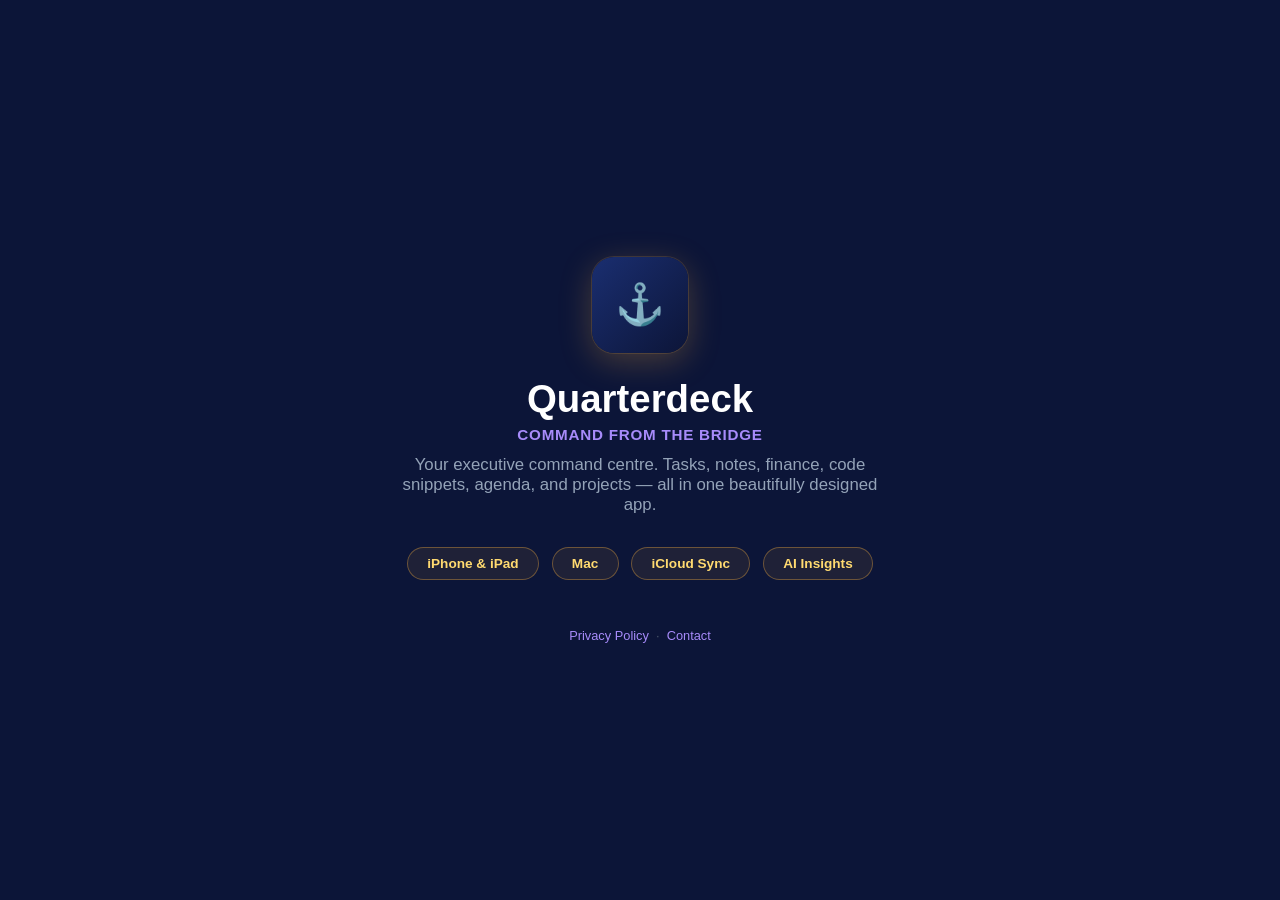
<file: index.html>
<!DOCTYPE html>
<html lang="en">
<head>
  <meta charset="UTF-8"/>
  <meta name="viewport" content="width=device-width, initial-scale=1.0"/>
  <title>Quarterdeck — Your Executive Command Centre</title>
  <meta name="description" content="Quarterdeck is a powerful productivity app for iPhone, iPad, and Mac. Tasks, notes, finance, code snippets, agenda, and projects — all in one place."/>
  <style>
    *, *::before, *::after { box-sizing: border-box; margin: 0; padding: 0; }
    body {
      font-family: -apple-system, BlinkMacSystemFont, "Segoe UI", Roboto, Helvetica, Arial, sans-serif;
      background: #0C1538; color: #E2E8F0;
      min-height: 100vh; display: flex; flex-direction: column;
      align-items: center; justify-content: center;
      text-align: center; padding: 2rem;
    }
    .logo {
      width: 96px; height: 96px; border-radius: 22px;
      background: linear-gradient(135deg, #1A2E70, #0C1538);
      display: flex; align-items: center; justify-content: center;
      font-size: 2.5rem; margin: 0 auto 1.5rem;
      box-shadow: 0 8px 32px rgba(255,180,60,0.25), 0 0 0 1px rgba(255,180,60,0.15);
    }
    h1 { font-size: 2.4rem; font-weight: 700; color: #fff; }
    .tagline { color: #A78BFA; font-size: .95rem; font-weight: 600; margin-top: .35rem; letter-spacing: .05em; text-transform: uppercase; }
    p  { color: #94A3B8; margin-top: .75rem; font-size: 1.05rem; max-width: 480px; }
    .badges { display: flex; gap: .8rem; justify-content: center; margin-top: 2rem; flex-wrap: wrap; }
    .badge {
      padding: .5rem 1.2rem; border-radius: 999px;
      font-size: .85rem; font-weight: 600;
      border: 1px solid rgba(255,180,60,.35);
      color: #FFDA70; background: rgba(255,180,60,.08);
    }
    footer { margin-top: 3rem; color: #475569; font-size: .8rem; }
    footer a { color: #A78BFA; text-decoration: none; }
    footer a:hover { text-decoration: underline; }
  </style>
</head>
<body>
  <div class="logo">⚓</div>
  <h1>Quarterdeck</h1>
  <p class="tagline">Command from the bridge</p>
  <p>Your executive command centre. Tasks, notes, finance, code snippets, agenda, and projects — all in one beautifully designed app.</p>
  <div class="badges">
    <span class="badge">iPhone &amp; iPad</span>
    <span class="badge">Mac</span>
    <span class="badge">iCloud Sync</span>
    <span class="badge">AI Insights</span>
  </div>
  <footer>
    <a href="/quarterdeck/privacy">Privacy Policy</a>
    &nbsp;·&nbsp;
    <a href="mailto:dyland71@live.com">Contact</a>
  </footer>
</body>
</html>
</file>
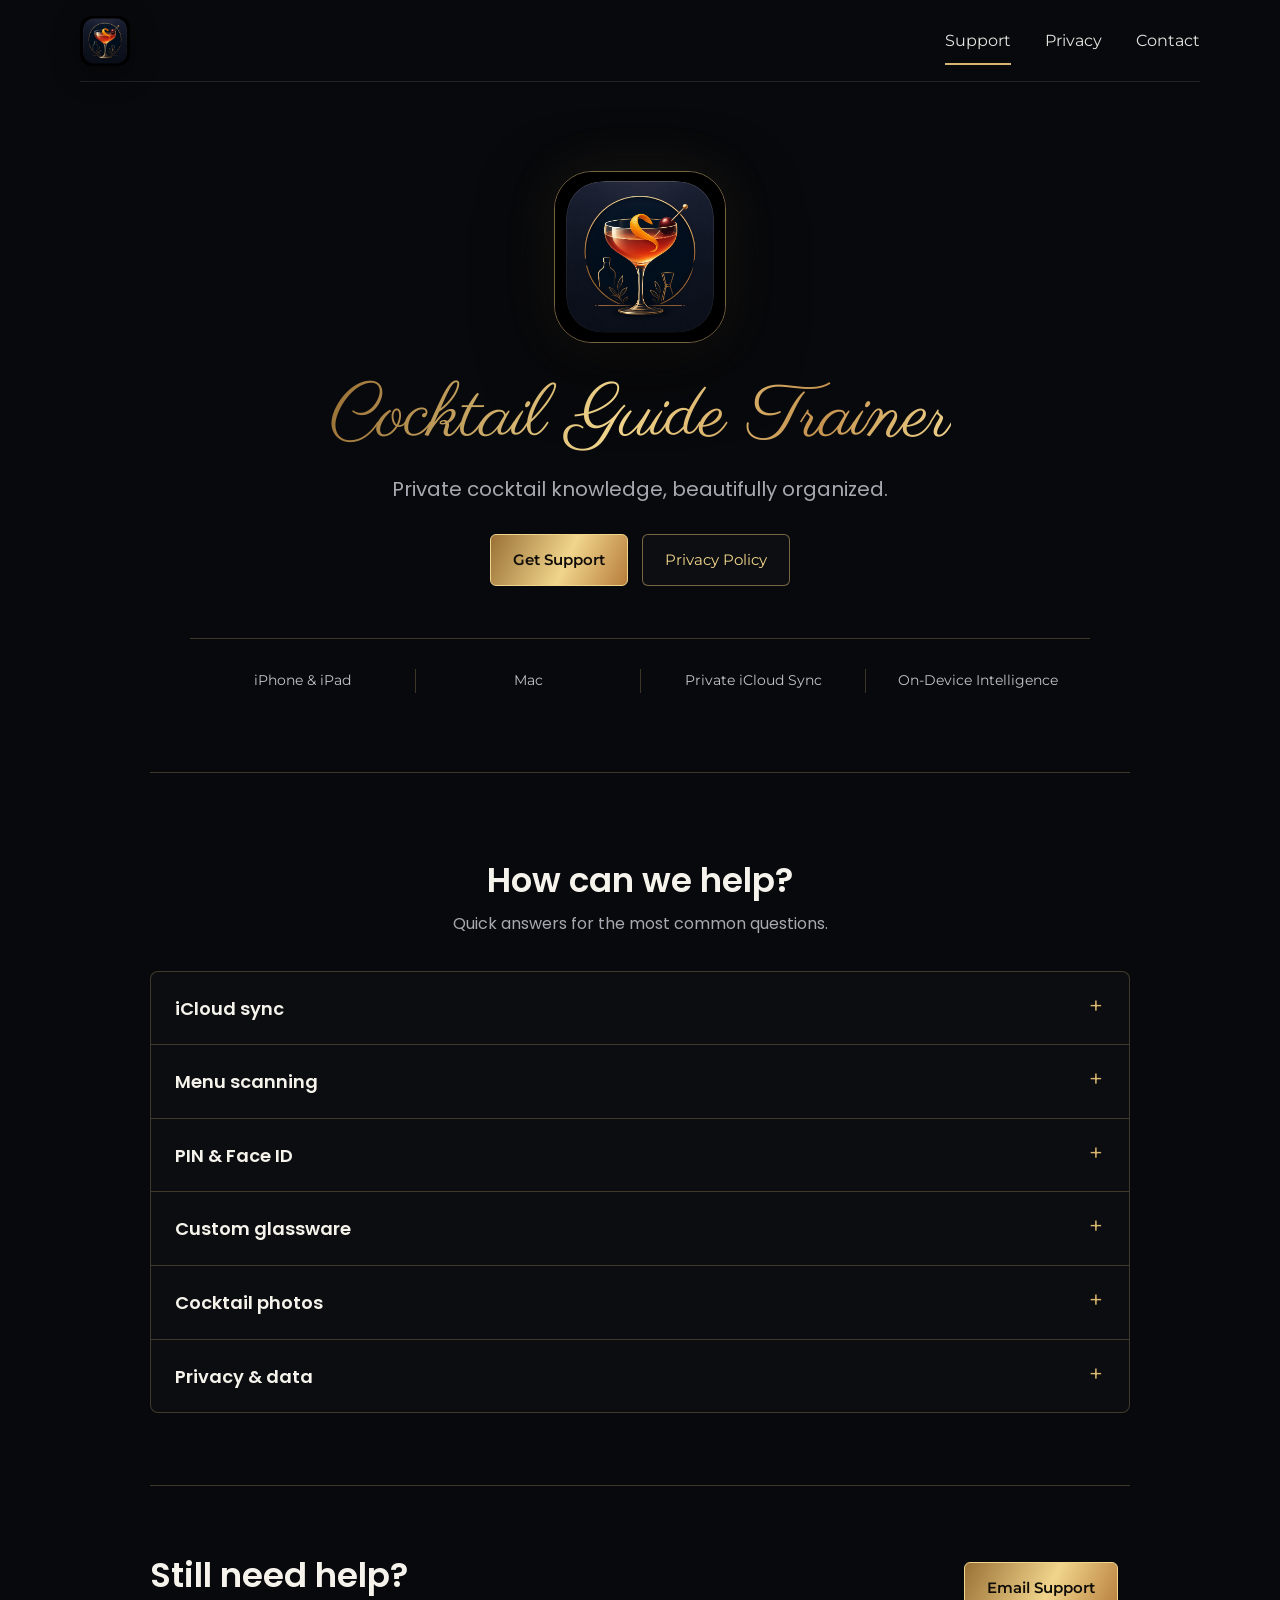
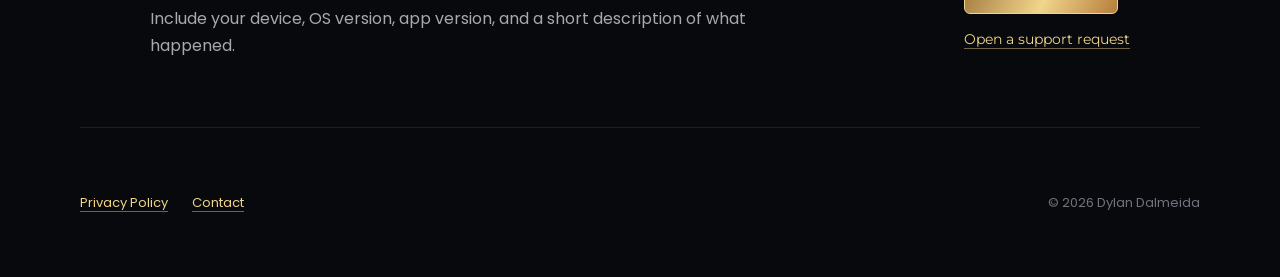
<file: cocktail-guide-trainer-support/index.html>
<!doctype html>
<html lang="en">
<head>
  <meta charset="utf-8">
  <meta name="viewport" content="width=device-width, initial-scale=1">
  <meta name="theme-color" content="#08090c">
  <meta name="description" content="Official support for Cocktail Guide Trainer on iPhone, iPad, and Mac.">
  <meta property="og:title" content="Cocktail Guide Trainer Support">
  <meta property="og:description" content="Help with iCloud sync, menu scanning, privacy lock, glassware, and more.">
  <meta property="og:image" content="assets/app-icon.jpg">
  <title>Cocktail Guide Trainer Support</title>
  <link rel="icon" href="assets/app-icon.jpg">
  <link rel="stylesheet" href="styles.css">
</head>
<body>
  <a class="skip-link" href="#support">Skip to support</a>

  <header class="site-header">
    <a class="brand-mark" href="./" aria-label="Cocktail Guide Trainer support home">
      <img src="assets/app-icon.jpg" alt="">
    </a>
    <nav aria-label="Primary navigation">
      <a class="active" href="#support">Support</a>
      <a href="privacy/">Privacy</a>
      <a href="#contact">Contact</a>
    </nav>
  </header>

  <main>
    <section class="hero" aria-labelledby="page-title">
      <img class="app-icon" src="assets/app-icon.jpg" alt="Cocktail Guide Trainer app icon">
      <h1 id="page-title">Cocktail Guide Trainer</h1>
      <p class="hero-copy">Private cocktail knowledge, beautifully organized.</p>
      <div class="hero-actions">
        <a class="button button-primary" href="#support">Get Support</a>
        <a class="button button-secondary" href="privacy/">Privacy Policy</a>
      </div>

      <ul class="platform-list" aria-label="Supported features and platforms">
        <li>iPhone &amp; iPad</li>
        <li>Mac</li>
        <li>Private iCloud Sync</li>
        <li>On-Device Intelligence</li>
      </ul>
    </section>

    <section class="support-section" id="support" aria-labelledby="support-title">
      <div class="section-heading">
        <h2 id="support-title">How can we help?</h2>
        <p>Quick answers for the most common questions.</p>
      </div>

      <div class="faq-list">
        <details>
          <summary>iCloud sync</summary>
          <p>Sign in to the same Apple Account on each device and enable iCloud Drive for Cocktail Guide Trainer. Keep the app open briefly after making changes so CloudKit can finish syncing.</p>
        </details>
        <details>
          <summary>Menu scanning</summary>
          <p>Use a bright, straight-on photo with readable text. Review every detected drink before saving. You can edit a result or cancel the scan whenever the menu is interpreted incorrectly.</p>
        </details>
        <details>
          <summary>PIN &amp; Face ID</summary>
          <p>If you forget your four-digit PIN, use the Face ID or Touch ID recovery option on the lock screen. Biometric authentication happens through Apple system security.</p>
        </details>
        <details>
          <summary>Custom glassware</summary>
          <p>Open the Glassware Library and choose Add Glassware. You can save a custom name, serving notes, pairings, and a photo for the vessels you use.</p>
        </details>
        <details>
          <summary>Cocktail photos</summary>
          <p>Use the photo tools to keep the full drink in frame. On supported images, background removal can isolate the cocktail and glassware for a clean presentation.</p>
        </details>
        <details>
          <summary>Privacy &amp; data</summary>
          <p>The app has no ads, tracking, or third-party cloud AI. Your library stays on your devices and in your private iCloud when sync is enabled.</p>
        </details>
      </div>
    </section>

    <section class="contact-section" id="contact" aria-labelledby="contact-title">
      <div>
        <h2 id="contact-title">Still need help?</h2>
        <p>Include your device, OS version, app version, and a short description of what happened.</p>
      </div>
      <div class="contact-actions">
        <a class="button button-primary" href="mailto:dyland71@live.com?subject=Cocktail%20Guide%20Trainer%20Support&amp;body=Device%3A%0AOS%20version%3A%0AApp%20version%3A%0A%0AHow%20can%20we%20help%3F%0A">Email Support</a>
        <a class="text-link" href="https://github.com/my7h4zntv5-alt/quarterdeck/issues/new?title=Cocktail%20Guide%20Trainer%20Support">Open a support request</a>
      </div>
    </section>
  </main>

  <footer>
    <div class="footer-links">
      <a href="privacy/">Privacy Policy</a>
      <a href="mailto:dyland71@live.com">Contact</a>
    </div>
    <p>&copy; 2026 Dylan Dalmeida</p>
  </footer>
</body>
</html>
</file>
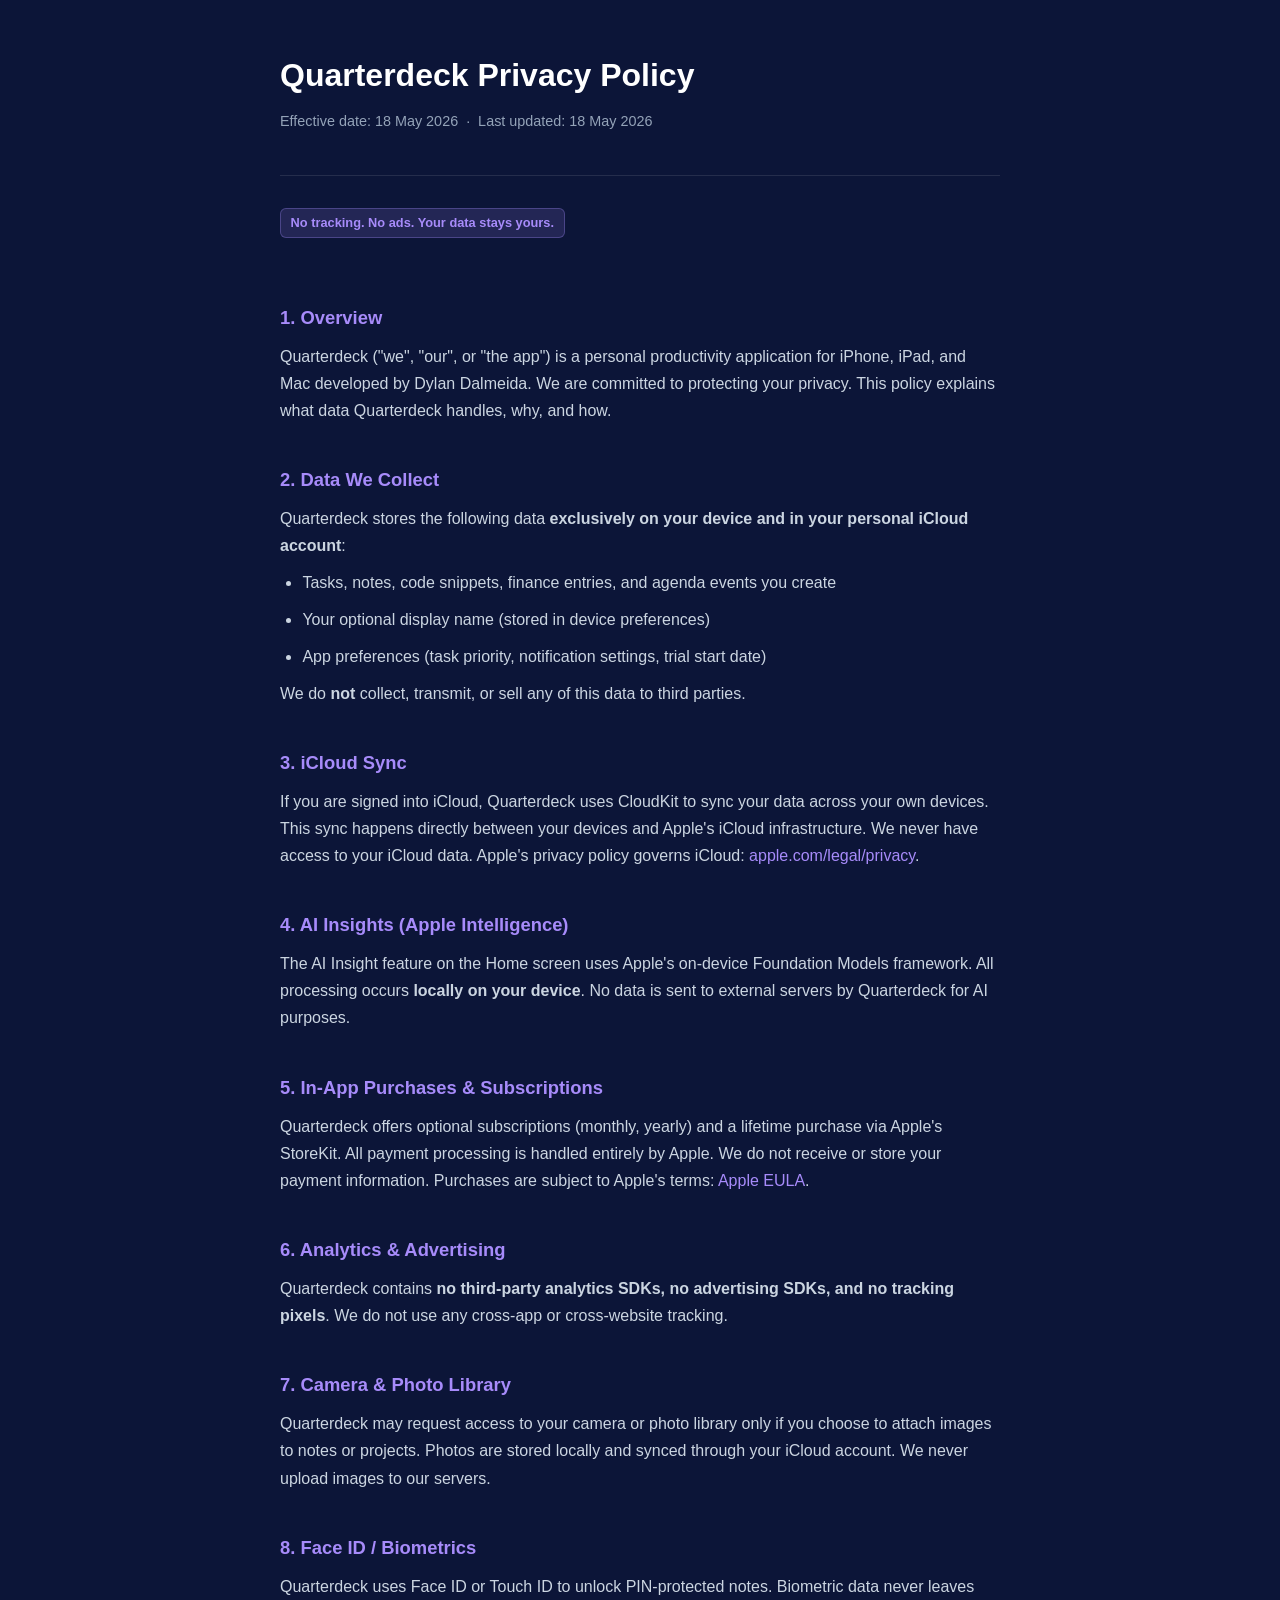
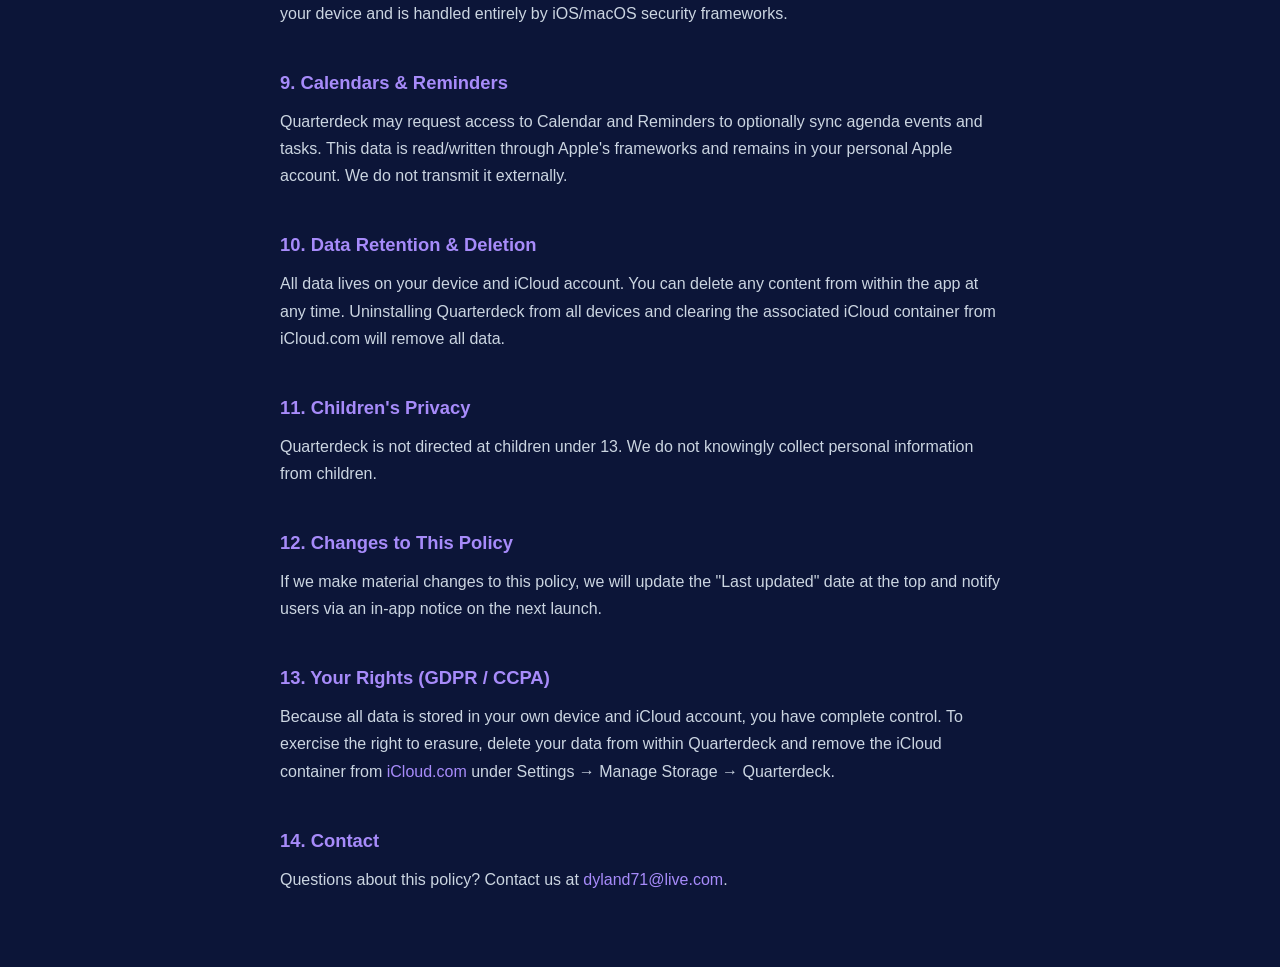
<file: privacy/index.html>
<!DOCTYPE html>
<html lang="en">
<head>
  <meta charset="UTF-8"/>
  <meta name="viewport" content="width=device-width, initial-scale=1.0"/>
  <title>Privacy Policy — Quarterdeck</title>
  <style>
    *, *::before, *::after { box-sizing: border-box; margin: 0; padding: 0; }
    body {
      font-family: -apple-system, BlinkMacSystemFont, "Segoe UI", Roboto, Helvetica, Arial, sans-serif;
      background: #0C1538;
      color: #E2E8F0;
      line-height: 1.7;
      padding: 0 1rem 4rem;
    }
    header {
      max-width: 720px;
      margin: 0 auto;
      padding: 3rem 0 2rem;
      border-bottom: 1px solid rgba(255,255,255,0.1);
    }
    header h1 { font-size: 2rem; font-weight: 700; color: #fff; }
    header p  { margin-top: .4rem; color: #94A3B8; font-size: .9rem; }
    main { max-width: 720px; margin: 0 auto; padding-top: 2rem; }
    h2 {
      font-size: 1.15rem; font-weight: 600;
      color: #A78BFA; margin: 2.5rem 0 .6rem;
    }
    p, li { color: #CBD5E1; margin-bottom: .6rem; }
    ul { padding-left: 1.4rem; }
    a { color: #A78BFA; text-decoration: none; }
    a:hover { text-decoration: underline; }
    .badge {
      display: inline-block; background: rgba(167,139,250,.15);
      color: #A78BFA; border: 1px solid rgba(167,139,250,.3);
      border-radius: 6px; padding: .2rem .6rem; font-size: .8rem;
      font-weight: 600; margin-bottom: 1.5rem;
    }
    .back { display: inline-block; margin-bottom: 2rem; color: #A78BFA; font-size: .9rem; }
  </style>
</head>
<body>
<header>
  <h1>Quarterdeck Privacy Policy</h1>
  <p>Effective date: 18 May 2026 &nbsp;·&nbsp; Last updated: 18 May 2026</p>
</header>
<main>
  <span class="badge">No tracking. No ads. Your data stays yours.</span>

  <h2>1. Overview</h2>
  <p>Quarterdeck ("we", "our", or "the app") is a personal productivity application for iPhone, iPad, and Mac developed by Dylan Dalmeida. We are committed to protecting your privacy. This policy explains what data Quarterdeck handles, why, and how.</p>

  <h2>2. Data We Collect</h2>
  <p>Quarterdeck stores the following data <strong>exclusively on your device and in your personal iCloud account</strong>:</p>
  <ul>
    <li>Tasks, notes, code snippets, finance entries, and agenda events you create</li>
    <li>Your optional display name (stored in device preferences)</li>
    <li>App preferences (task priority, notification settings, trial start date)</li>
  </ul>
  <p>We do <strong>not</strong> collect, transmit, or sell any of this data to third parties.</p>

  <h2>3. iCloud Sync</h2>
  <p>If you are signed into iCloud, Quarterdeck uses CloudKit to sync your data across your own devices. This sync happens directly between your devices and Apple's iCloud infrastructure. We never have access to your iCloud data. Apple's privacy policy governs iCloud: <a href="https://www.apple.com/legal/privacy/" target="_blank">apple.com/legal/privacy</a>.</p>

  <h2>4. AI Insights (Apple Intelligence)</h2>
  <p>The AI Insight feature on the Home screen uses Apple's on-device Foundation Models framework. All processing occurs <strong>locally on your device</strong>. No data is sent to external servers by Quarterdeck for AI purposes.</p>

  <h2>5. In-App Purchases &amp; Subscriptions</h2>
  <p>Quarterdeck offers optional subscriptions (monthly, yearly) and a lifetime purchase via Apple's StoreKit. All payment processing is handled entirely by Apple. We do not receive or store your payment information. Purchases are subject to Apple's terms: <a href="https://www.apple.com/legal/internet-services/itunes/dev/stdeula/" target="_blank">Apple EULA</a>.</p>

  <h2>6. Analytics &amp; Advertising</h2>
  <p>Quarterdeck contains <strong>no third-party analytics SDKs, no advertising SDKs, and no tracking pixels</strong>. We do not use any cross-app or cross-website tracking.</p>

  <h2>7. Camera &amp; Photo Library</h2>
  <p>Quarterdeck may request access to your camera or photo library only if you choose to attach images to notes or projects. Photos are stored locally and synced through your iCloud account. We never upload images to our servers.</p>

  <h2>8. Face ID / Biometrics</h2>
  <p>Quarterdeck uses Face ID or Touch ID to unlock PIN-protected notes. Biometric data never leaves your device and is handled entirely by iOS/macOS security frameworks.</p>

  <h2>9. Calendars &amp; Reminders</h2>
  <p>Quarterdeck may request access to Calendar and Reminders to optionally sync agenda events and tasks. This data is read/written through Apple's frameworks and remains in your personal Apple account. We do not transmit it externally.</p>

  <h2>10. Data Retention &amp; Deletion</h2>
  <p>All data lives on your device and iCloud account. You can delete any content from within the app at any time. Uninstalling Quarterdeck from all devices and clearing the associated iCloud container from iCloud.com will remove all data.</p>

  <h2>11. Children's Privacy</h2>
  <p>Quarterdeck is not directed at children under 13. We do not knowingly collect personal information from children.</p>

  <h2>12. Changes to This Policy</h2>
  <p>If we make material changes to this policy, we will update the "Last updated" date at the top and notify users via an in-app notice on the next launch.</p>

  <h2>13. Your Rights (GDPR / CCPA)</h2>
  <p>Because all data is stored in your own device and iCloud account, you have complete control. To exercise the right to erasure, delete your data from within Quarterdeck and remove the iCloud container from <a href="https://www.icloud.com" target="_blank">iCloud.com</a> under Settings → Manage Storage → Quarterdeck.</p>

  <h2>14. Contact</h2>
  <p>Questions about this policy? Contact us at <a href="mailto:dyland71@live.com">dyland71@live.com</a>.</p>
</main>
</body>
</html>
</file>
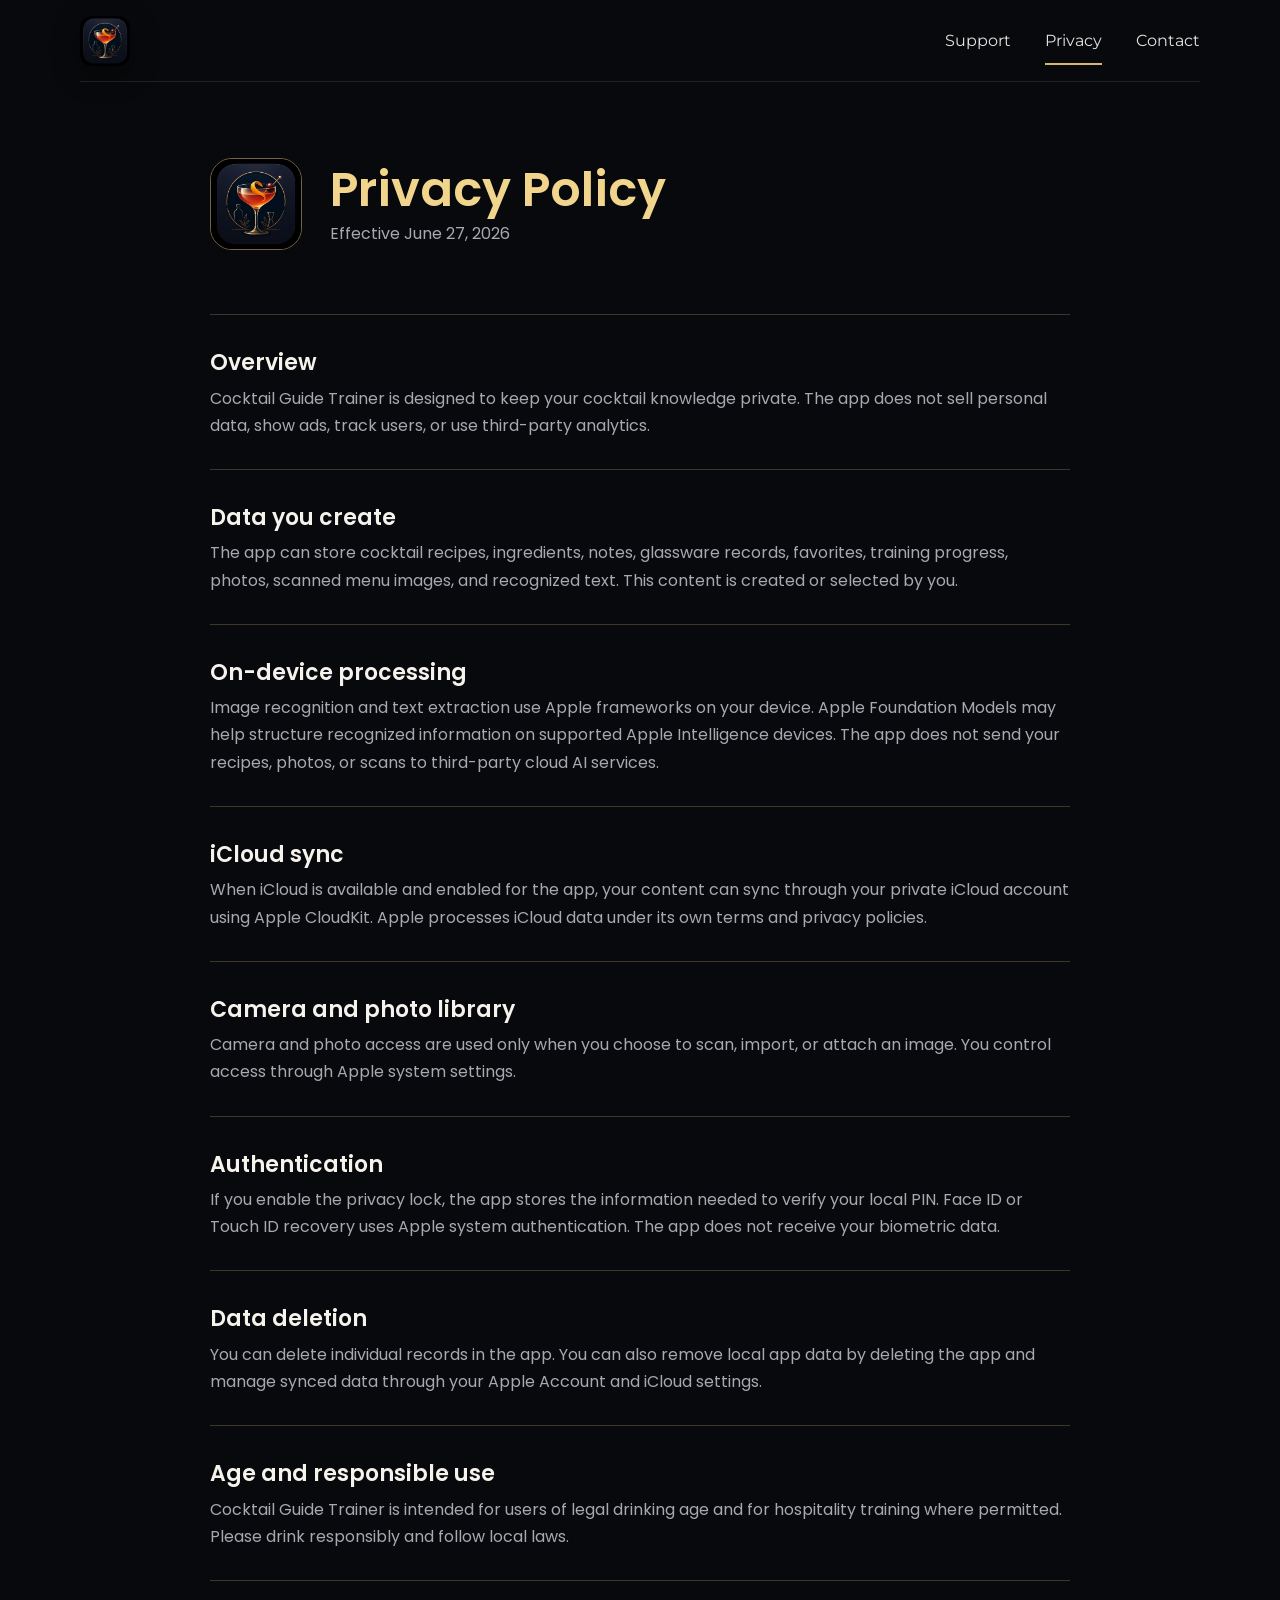
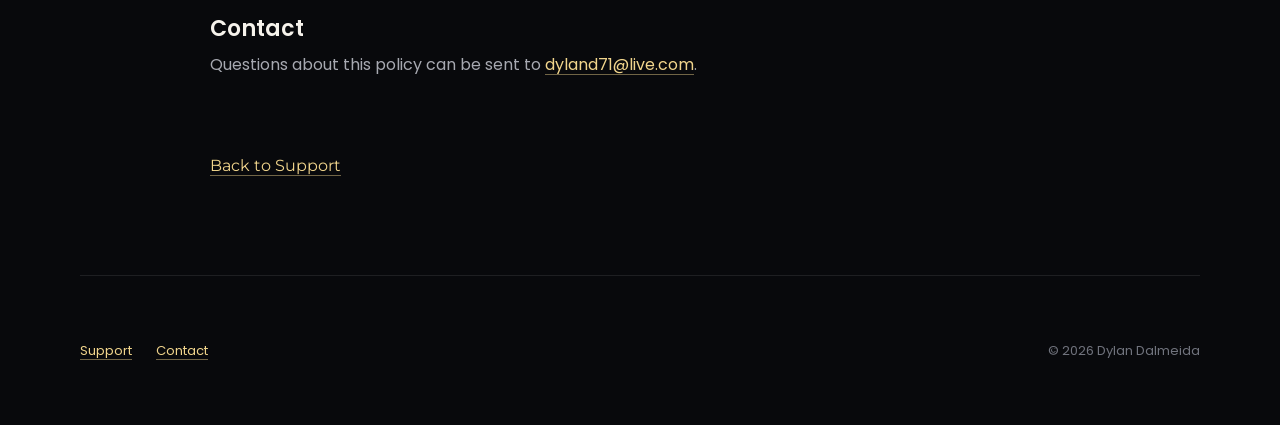
<file: cocktail-guide-trainer-support/privacy/index.html>
<!doctype html>
<html lang="en">
<head>
  <meta charset="utf-8">
  <meta name="viewport" content="width=device-width, initial-scale=1">
  <meta name="theme-color" content="#08090c">
  <meta name="description" content="Privacy policy for Cocktail Guide Trainer.">
  <title>Privacy Policy | Cocktail Guide Trainer</title>
  <link rel="icon" href="../assets/app-icon.jpg">
  <link rel="stylesheet" href="../styles.css">
</head>
<body>
  <a class="skip-link" href="#privacy-policy">Skip to privacy policy</a>

  <header class="site-header">
    <a class="brand-mark" href="../" aria-label="Cocktail Guide Trainer support home">
      <img src="../assets/app-icon.jpg" alt="">
    </a>
    <nav aria-label="Primary navigation">
      <a href="../#support">Support</a>
      <a class="active" href="./">Privacy</a>
      <a href="../#contact">Contact</a>
    </nav>
  </header>

  <main class="policy-main" id="privacy-policy">
    <header class="policy-header">
      <img class="policy-icon" src="../assets/app-icon.jpg" alt="Cocktail Guide Trainer app icon">
      <div>
        <h1>Privacy Policy</h1>
        <p>Effective June 27, 2026</p>
      </div>
    </header>

    <article class="policy-content">
      <section>
        <h2>Overview</h2>
        <p>Cocktail Guide Trainer is designed to keep your cocktail knowledge private. The app does not sell personal data, show ads, track users, or use third-party analytics.</p>
      </section>

      <section>
        <h2>Data you create</h2>
        <p>The app can store cocktail recipes, ingredients, notes, glassware records, favorites, training progress, photos, scanned menu images, and recognized text. This content is created or selected by you.</p>
      </section>

      <section>
        <h2>On-device processing</h2>
        <p>Image recognition and text extraction use Apple frameworks on your device. Apple Foundation Models may help structure recognized information on supported Apple Intelligence devices. The app does not send your recipes, photos, or scans to third-party cloud AI services.</p>
      </section>

      <section>
        <h2>iCloud sync</h2>
        <p>When iCloud is available and enabled for the app, your content can sync through your private iCloud account using Apple CloudKit. Apple processes iCloud data under its own terms and privacy policies.</p>
      </section>

      <section>
        <h2>Camera and photo library</h2>
        <p>Camera and photo access are used only when you choose to scan, import, or attach an image. You control access through Apple system settings.</p>
      </section>

      <section>
        <h2>Authentication</h2>
        <p>If you enable the privacy lock, the app stores the information needed to verify your local PIN. Face ID or Touch ID recovery uses Apple system authentication. The app does not receive your biometric data.</p>
      </section>

      <section>
        <h2>Data deletion</h2>
        <p>You can delete individual records in the app. You can also remove local app data by deleting the app and manage synced data through your Apple Account and iCloud settings.</p>
      </section>

      <section>
        <h2>Age and responsible use</h2>
        <p>Cocktail Guide Trainer is intended for users of legal drinking age and for hospitality training where permitted. Please drink responsibly and follow local laws.</p>
      </section>

      <section>
        <h2>Contact</h2>
        <p>Questions about this policy can be sent to <a href="mailto:dyland71@live.com">dyland71@live.com</a>.</p>
      </section>
    </article>

    <a class="back-link" href="../">Back to Support</a>
  </main>

  <footer>
    <div class="footer-links">
      <a href="../#support">Support</a>
      <a href="mailto:dyland71@live.com">Contact</a>
    </div>
    <p>&copy; 2026 Dylan Dalmeida</p>
  </footer>
</body>
</html>
</file>
<file: cocktail-guide-trainer-support/styles.css>
@font-face {
  font-family: "Parisienne";
  src: url("assets/fonts/Parisienne-Regular.ttf") format("truetype");
  font-display: swap;
}

@font-face {
  font-family: "Montserrat";
  src: url("assets/fonts/Montserrat-Regular.ttf") format("truetype");
  font-display: swap;
}

@font-face {
  font-family: "Poppins";
  src: url("assets/fonts/Poppins-Regular.ttf") format("truetype");
  font-display: swap;
  font-weight: 400;
}

@font-face {
  font-family: "Poppins";
  src: url("assets/fonts/Poppins-SemiBold.ttf") format("truetype");
  font-display: swap;
  font-weight: 600;
}

:root {
  color-scheme: dark;
  --background: #08090c;
  --background-deep: #050608;
  --surface: #111318;
  --surface-raised: #171920;
  --text: #f6f3ec;
  --muted: #a7a9b1;
  --faint: #70737d;
  --gold: #d9b66f;
  --gold-bright: #f1d58c;
  --gold-deep: #9a7136;
  --cherry: #7e2638;
  --border: rgba(217, 182, 111, 0.26);
  --border-strong: rgba(217, 182, 111, 0.52);
  --content: 1120px;
}

*,
*::before,
*::after {
  box-sizing: border-box;
}

html {
  scroll-behavior: smooth;
}

body {
  min-width: 320px;
  margin: 0;
  background: var(--background);
  color: var(--text);
  font-family: "Poppins", system-ui, sans-serif;
  font-size: 16px;
  line-height: 1.7;
  letter-spacing: 0;
}

a {
  color: inherit;
}

.skip-link {
  position: fixed;
  top: 12px;
  left: 12px;
  z-index: 100;
  padding: 10px 14px;
  border-radius: 6px;
  background: var(--text);
  color: var(--background);
  transform: translateY(-160%);
}

.skip-link:focus {
  transform: translateY(0);
}

.site-header {
  position: relative;
  z-index: 10;
  display: flex;
  width: min(100% - 40px, var(--content));
  min-height: 82px;
  margin: 0 auto;
  align-items: center;
  justify-content: space-between;
  border-bottom: 1px solid rgba(255, 255, 255, 0.10);
}

.brand-mark,
.brand-mark img {
  display: block;
  width: 50px;
  height: 50px;
}

.brand-mark img {
  border-radius: 12px;
  object-fit: cover;
  box-shadow: 0 8px 28px rgba(0, 0, 0, 0.40);
}

nav {
  display: flex;
  align-items: stretch;
  gap: 34px;
  font-family: "Montserrat", system-ui, sans-serif;
}

nav a {
  position: relative;
  display: inline-flex;
  min-height: 48px;
  align-items: center;
  color: #e4e3df;
  text-decoration: none;
}

nav a::after {
  position: absolute;
  right: 0;
  bottom: 0;
  left: 0;
  height: 2px;
  background: var(--gold);
  content: "";
  opacity: 0;
  transform: scaleX(0.5);
  transition: opacity 160ms ease, transform 160ms ease;
}

nav a:hover::after,
nav a:focus-visible::after,
nav a.active::after {
  opacity: 1;
  transform: scaleX(1);
}

.hero {
  display: flex;
  width: min(100% - 40px, var(--content));
  min-height: 690px;
  margin: 0 auto;
  padding: 72px 0 62px;
  align-items: center;
  flex-direction: column;
  justify-content: center;
  text-align: center;
}

.app-icon {
  width: 172px;
  height: 172px;
  border: 1px solid var(--border-strong);
  border-radius: 38px;
  object-fit: cover;
  box-shadow: 0 22px 72px rgba(0, 0, 0, 0.55), 0 0 54px rgba(217, 182, 111, 0.10);
}

h1,
h2,
p {
  margin-top: 0;
}

.hero h1 {
  max-width: 980px;
  margin: 34px auto 12px;
  background: linear-gradient(105deg, var(--gold-deep), var(--gold-bright) 46%, #c5934f 78%, var(--gold-bright));
  background-clip: text;
  color: transparent;
  font-family: "Parisienne", cursive;
  font-size: 74px;
  font-weight: 400;
  line-height: 1.12;
  letter-spacing: 0;
}

.hero-copy {
  margin-bottom: 28px;
  color: var(--muted);
  font-size: 20px;
}

.hero-actions,
.contact-actions {
  display: flex;
  align-items: center;
  gap: 14px;
  justify-content: center;
}

.button {
  display: inline-flex;
  min-height: 48px;
  padding: 12px 22px;
  align-items: center;
  justify-content: center;
  border: 1px solid transparent;
  border-radius: 6px;
  font-family: "Montserrat", system-ui, sans-serif;
  font-size: 15px;
  text-decoration: none;
  transition: border-color 160ms ease, background-color 160ms ease, color 160ms ease, transform 160ms ease;
}

.button:hover {
  transform: translateY(-2px);
}

.button:focus-visible,
.text-link:focus-visible,
summary:focus-visible,
nav a:focus-visible {
  outline: 2px solid var(--gold-bright);
  outline-offset: 4px;
}

.button-primary {
  border-color: var(--gold-bright);
  background: linear-gradient(115deg, var(--gold-deep), var(--gold-bright) 55%, #b67d3b);
  color: #100d08;
  font-weight: 600;
}

.button-secondary {
  border-color: var(--border-strong);
  background: rgba(255, 255, 255, 0.025);
  color: var(--gold-bright);
}

.button-secondary:hover {
  background: rgba(217, 182, 111, 0.08);
}

.platform-list {
  display: grid;
  width: min(100%, 900px);
  margin: 52px auto 0;
  padding: 30px 0 0;
  border-top: 1px solid var(--border);
  grid-template-columns: repeat(4, minmax(0, 1fr));
  list-style: none;
}

.platform-list li {
  min-width: 0;
  padding: 0 18px;
  color: #c2c3c8;
  font-family: "Montserrat", system-ui, sans-serif;
  font-size: 14px;
}

.platform-list li + li {
  border-left: 1px solid var(--border);
}

.support-section {
  width: min(100% - 40px, 980px);
  margin: 0 auto;
  padding: 86px 0 72px;
  border-top: 1px solid var(--border);
}

.section-heading {
  margin-bottom: 34px;
  text-align: center;
}

.section-heading h2,
.contact-section h2,
.policy-content h2 {
  margin-bottom: 8px;
  color: var(--text);
  font-size: 34px;
  font-weight: 600;
  line-height: 1.25;
}

.section-heading p,
.contact-section p,
.policy-header p,
.policy-content p {
  color: var(--muted);
}

.faq-list {
  overflow: hidden;
  border: 1px solid var(--border);
  border-radius: 8px;
  background: rgba(255, 255, 255, 0.018);
}

details + details {
  border-top: 1px solid var(--border);
}

summary {
  position: relative;
  min-height: 72px;
  padding: 22px 64px 20px 24px;
  cursor: pointer;
  font-size: 18px;
  font-weight: 600;
  list-style: none;
}

summary::-webkit-details-marker {
  display: none;
}

summary::after {
  position: absolute;
  top: 22px;
  right: 26px;
  color: var(--gold);
  content: "+";
  font-family: "Montserrat", system-ui, sans-serif;
  font-size: 24px;
  font-weight: 400;
  line-height: 1;
}

details[open] summary {
  color: var(--gold-bright);
}

details[open] summary::after {
  content: "−";
}

details p {
  max-width: 820px;
  margin: 0;
  padding: 0 64px 24px 24px;
  color: var(--muted);
}

.contact-section {
  display: grid;
  width: min(100% - 40px, 980px);
  margin: 0 auto;
  padding: 68px 0;
  align-items: center;
  border-top: 1px solid var(--border);
  gap: 42px;
  grid-template-columns: minmax(0, 1fr) auto;
}

.contact-section p {
  max-width: 620px;
  margin-bottom: 0;
}

.contact-actions {
  align-items: flex-start;
  flex-direction: column;
}

.text-link,
.policy-content a,
.back-link,
.footer-links a {
  color: var(--gold-bright);
  text-decoration-color: rgba(241, 213, 140, 0.45);
  text-underline-offset: 4px;
}

.text-link {
  font-family: "Montserrat", system-ui, sans-serif;
  font-size: 14px;
}

footer {
  display: flex;
  width: min(100% - 40px, var(--content));
  min-height: 150px;
  margin: 0 auto;
  padding: 38px 0;
  align-items: center;
  justify-content: space-between;
  border-top: 1px solid rgba(255, 255, 255, 0.09);
  color: var(--faint);
  font-size: 13px;
}

footer p {
  margin: 0;
}

.footer-links {
  display: flex;
  gap: 24px;
}

.policy-main {
  width: min(100% - 40px, 860px);
  margin: 0 auto;
  padding: 76px 0 96px;
}

.policy-header {
  display: flex;
  margin-bottom: 64px;
  align-items: center;
  gap: 28px;
}

.policy-icon {
  width: 92px;
  height: 92px;
  border: 1px solid var(--border-strong);
  border-radius: 22px;
  object-fit: cover;
}

.policy-header h1 {
  margin: 0 0 2px;
  color: var(--gold-bright);
  font-size: 48px;
  line-height: 1.2;
}

.policy-header p {
  margin: 0;
}

.policy-content {
  display: grid;
  gap: 0;
}

.policy-content section {
  padding: 34px 0 30px;
  border-top: 1px solid var(--border);
}

.policy-content h2 {
  font-size: 22px;
}

.policy-content p {
  margin-bottom: 0;
}

.back-link {
  display: inline-flex;
  margin-top: 44px;
  font-family: "Montserrat", system-ui, sans-serif;
}

@media (max-width: 760px) {
  body {
    background: var(--background);
  }

  .site-header {
    min-height: 72px;
  }

  .brand-mark,
  .brand-mark img {
    width: 44px;
    height: 44px;
  }

  nav {
    gap: 18px;
    font-size: 14px;
  }

  nav a {
    min-height: 44px;
  }

  .hero {
    min-height: auto;
    padding: 56px 0 48px;
  }

  .app-icon {
    width: 132px;
    height: 132px;
    border-radius: 30px;
  }

  .hero h1 {
    margin-top: 26px;
    font-size: 50px;
  }

  .hero-copy {
    font-size: 17px;
  }

  .platform-list {
    grid-template-columns: repeat(2, minmax(0, 1fr));
  }

  .platform-list li {
    min-height: 58px;
    padding: 16px 12px;
    border-top: 1px solid var(--border);
  }

  .platform-list li + li {
    border-left: 0;
  }

  .platform-list li:nth-child(even) {
    border-left: 1px solid var(--border);
  }

  .support-section {
    padding: 64px 0 58px;
  }

  .section-heading h2,
  .contact-section h2 {
    font-size: 29px;
  }

  summary {
    font-size: 16px;
  }

  .contact-section {
    grid-template-columns: 1fr;
  }

  .contact-actions {
    align-items: stretch;
  }

  .contact-actions .button {
    width: 100%;
  }

  footer {
    align-items: flex-start;
    flex-direction: column;
    gap: 18px;
  }

  .policy-main {
    padding-top: 56px;
  }

  .policy-header {
    margin-bottom: 44px;
  }

  .policy-header h1 {
    font-size: 38px;
  }
}

@media (max-width: 470px) {
  .site-header,
  .hero,
  .support-section,
  .contact-section,
  footer,
  .policy-main {
    width: min(100% - 28px, var(--content));
  }

  nav {
    gap: 12px;
    font-size: 12px;
  }

  .hero h1 {
    font-size: 42px;
  }

  .hero-actions {
    width: 100%;
    align-items: stretch;
    flex-direction: column;
  }

  .hero-actions .button {
    width: 100%;
  }

  .platform-list {
    display: flex;
    align-items: stretch;
    flex-direction: column;
  }

  .platform-list li,
  .platform-list li:nth-child(even) {
    display: flex;
    min-height: 48px;
    align-items: center;
    justify-content: center;
    border-left: 0;
  }

  .policy-header {
    align-items: flex-start;
    flex-direction: column;
  }
}

@media (prefers-reduced-motion: reduce) {
  html {
    scroll-behavior: auto;
  }

  *,
  *::before,
  *::after {
    transition-duration: 0.01ms !important;
  }
}
</file>
